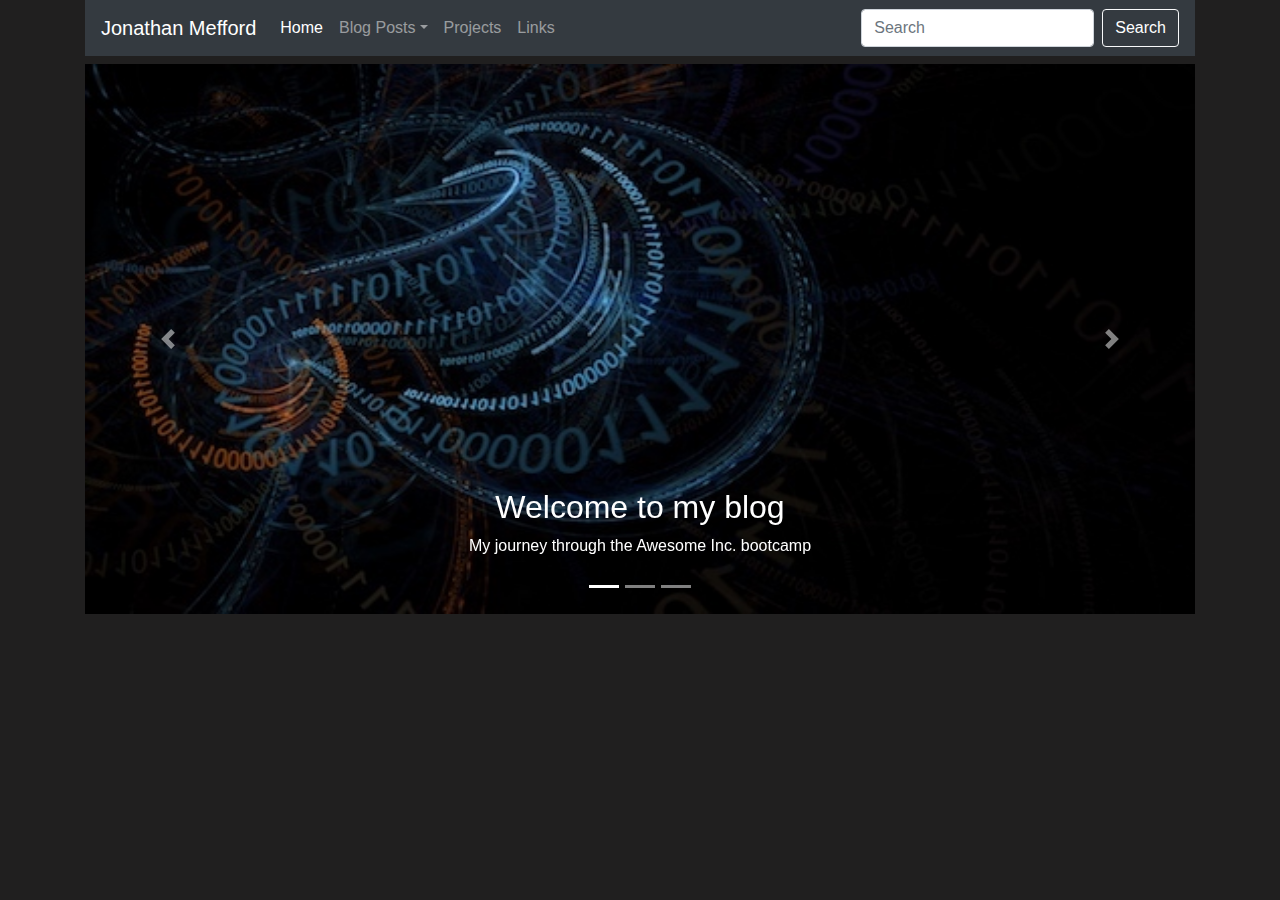
<file: index.html>
<!doctype html>
<html lang="en">

<head>
    <title>My Blog</title>
    <meta charset="utf-8">
    <meta name="viewport" content="width=device-width, initial-scale=1, shrink-to-fit=no">
    <link rel=“stylesheet” href=“https://use.fontawesome.com/releases/v5.7.0/css/all.css”
        integrity=“sha384-lZN37f5QGtY3VHgisS14W3ExzMWZxybE1SJSEsQp9S+oqd12jhcu+A56Ebc1zFSJ” crossorigin=“anonymous”>
    <link rel="stylesheet" href="https://stackpath.bootstrapcdn.com/bootstrap/4.3.1/css/bootstrap.min.css"
        integrity="sha384-ggOyR0iXCbMQv3Xipma34MD+dH/1fQ784/j6cY/iJTQUOhcWr7x9JvoRxT2MZw1T" crossorigin="anonymous">
    <link href="./CSS/style.css" rel="stylesheet">
</head>

<body>
    <header>
        <div class="container">
            <nav class="navbar navbar-expand-lg navbar-dark bg-dark">
                <a class="navbar-brand text-white">Jonathan Mefford</a>
                <button class="navbar-toggler" type="button" data-toggle="collapse"
                    data-target="#navbarSupportedContent" aria-controls="navbarSupportedContent" aria-expanded="false"
                    aria-label="Toggle navigation">
                    <span class="navbar-toggler-icon"></span>
                </button>
                <div class="collapse navbar-collapse" id="navbarSupportedContent">
                    <ul class="navbar-nav mr-auto">
                        <li class="nav-item active">
                            <a class="nav-link" href="#">Home</a>
                        </li>
                        <li class="nav-item dropdown">
                            <a class="nav-link dropdown-toggle" href="#" id="navbarDropdown" role="button"
                                data-toggle="dropdown" aria-haspopup="true" aria-expanded="false">Blog Posts</a>
                            <div class="dropdown-menu" aria-labelledby="navbarDropdown">
                                <a class="dropdown-item" href="prework.html">Pre-work</a>
                                <a class="dropdown-item" href="class.html">In Class</a>
                            </div>
                        <li class="nav-item">
                            <a class="nav-link" href="projects.html">Projects</a>
                        </li>
                        </li>
                        <li class="nav-item">
                            <a class="nav-link" href="links.html">Links</a>
                        </li>
                    </ul>
                    <form class="form-inline my-2 my-lg-0">
                        <input class="form-control mr-sm-2" type="search" placeholder="Search" aria-label="Search">
                        <button class="btn btn-outline-light text-white my-2 my-sm-0" type="submit">Search</button>
                    </form>
                </div>
            </nav>
        </div>
    </header>

    <div class="container">
        <div class="row py-2">
            <div class=col-12>
                <div id="carouselExampleCaptions" class="carousel slide" data-ride="carousel">
                    <ol class="carousel-indicators">
                        <li data-target="#carouselExampleCaptions" data-slide-to="0" class="active"></li>
                        <li data-target="#carouselExampleCaptions" data-slide-to="1"></li>
                        <li data-target="#carouselExampleCaptions" data-slide-to="2"></li>
                    </ol>
                    <div class="carousel-inner">
                        <div class="carousel-item active">
                            <img src="./images/wallpaper.jpg" class="d-block w-100" alt="...">
                            <div class="carousel-caption d-none d-md-block">
                                <h2>Welcome to my blog</h2>
                                <p>My journey through the Awesome Inc. bootcamp</p>
                            </div>
                        </div>
                        <div class="carousel-item">
                            <img src="./images/wallpaper2.jpg" class="d-block w-100" alt="...">
                            <div class="carousel-caption d-none d-md-block">
                                <h5></h5>
                                <p></p>
                            </div>
                        </div>
                        <div class="carousel-item">
                            <img src="./images/calm.jpg" class="d-block w-100" alt="...">
                            <div class="carousel-caption d-none d-md-block">
                                <h5></h5>
                                <p></p>
                            </div>
                        </div>
                    </div>
                    <a class="carousel-control-prev" href="#carouselExampleCaptions" role="button" data-slide="prev">
                        <span class="carousel-control-prev-icon" aria-hidden="true"></span>
                        <span class="sr-only">Previous</span>
                    </a>
                    <a class="carousel-control-next" href="#carouselExampleCaptions" role="button" data-slide="next">
                        <span class="carousel-control-next-icon" aria-hidden="true"></span>
                        <span class="sr-only">Next</span>
                    </a>
                </div>
            </div>
        </div>
    </div>







    <script src="https://code.jquery.com/jquery-3.3.1.slim.min.js"
        integrity="sha384-q8i/X+965DzO0rT7abK41JStQIAqVgRVzpbzo5smXKp4YfRvH+8abtTE1Pi6jizo"
        crossorigin="anonymous"></script>
    <script src="https://cdnjs.cloudflare.com/ajax/libs/popper.js/1.14.7/umd/popper.min.js"
        integrity="sha384-UO2eT0CpHqdSJQ6hJty5KVphtPhzWj9WO1clHTMGa3JDZwrnQq4sF86dIHNDz0W1"
        crossorigin="anonymous"></script>
    <script src="https://stackpath.bootstrapcdn.com/bootstrap/4.3.1/js/bootstrap.min.js"
        integrity="sha384-JjSmVgyd0p3pXB1rRibZUAYoIIy6OrQ6VrjIEaFf/nJGzIxFDsf4x0xIM+B07jRM"
        crossorigin="anonymous"></script>
</body>

</html>
</file>
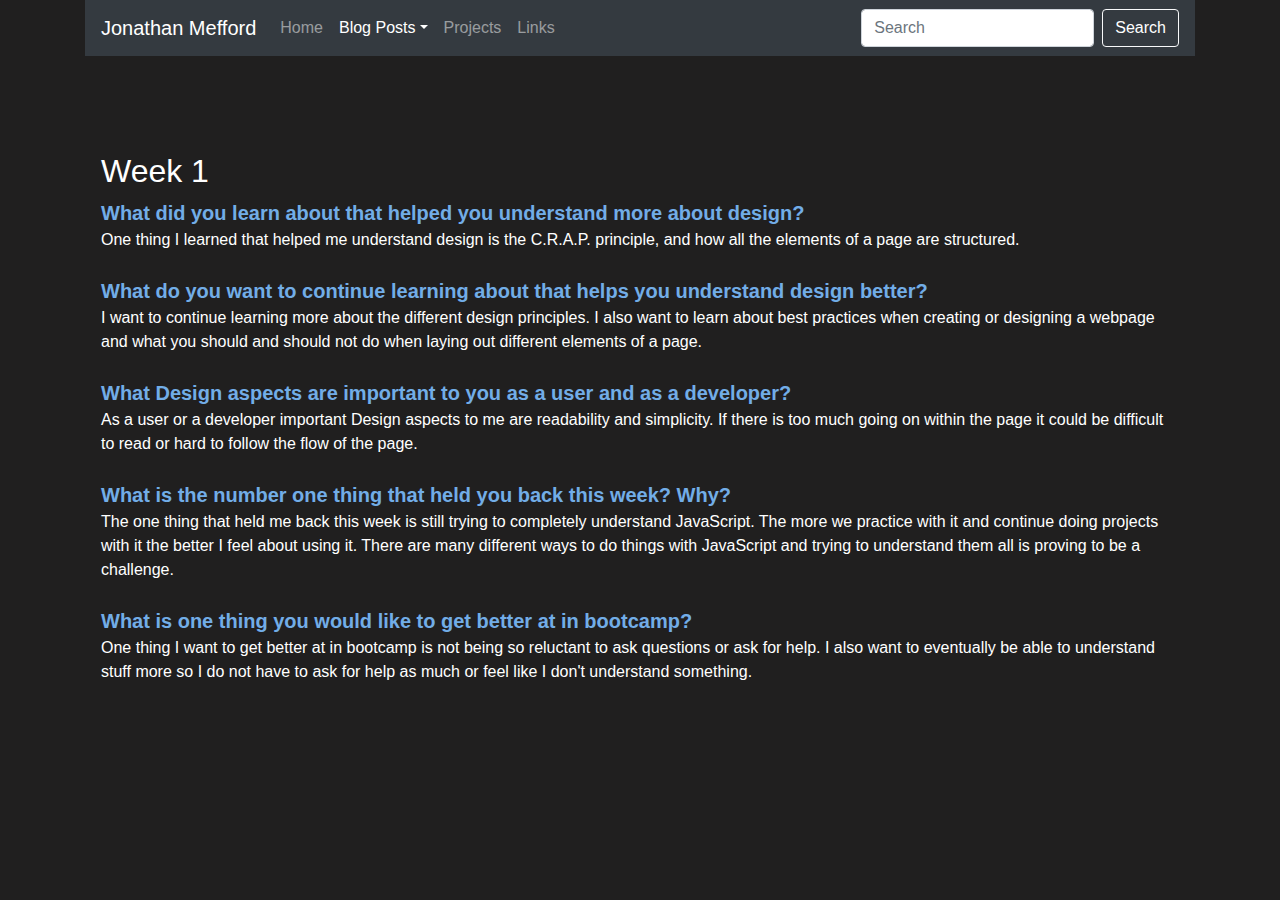
<file: class.html>
<!doctype html>
<html lang="en">

<head>
    <title>My Blog</title>
    <meta charset="utf-8">
    <meta name="viewport" content="width=device-width, initial-scale=1, shrink-to-fit=no">
    <link rel=“stylesheet” href=“https://use.fontawesome.com/releases/v5.7.0/css/all.css”
        integrity=“sha384-lZN37f5QGtY3VHgisS14W3ExzMWZxybE1SJSEsQp9S+oqd12jhcu+A56Ebc1zFSJ” crossorigin=“anonymous”>
    <link rel="stylesheet" href="https://stackpath.bootstrapcdn.com/bootstrap/4.3.1/css/bootstrap.min.css"
        integrity="sha384-ggOyR0iXCbMQv3Xipma34MD+dH/1fQ784/j6cY/iJTQUOhcWr7x9JvoRxT2MZw1T" crossorigin="anonymous">
    <link href="./CSS/style.css" rel="stylesheet">
</head>

<body>
    <header>
        <div class="container">
            <nav class="navbar navbar-expand-lg navbar-dark bg-dark">
                <a class="navbar-brand text-white">Jonathan Mefford</a>
                <button class="navbar-toggler" type="button" data-toggle="collapse"
                    data-target="#navbarSupportedContent" aria-controls="navbarSupportedContent" aria-expanded="false"
                    aria-label="Toggle navigation">
                    <span class="navbar-toggler-icon"></span>
                </button>
                <div class="collapse navbar-collapse" id="navbarSupportedContent">
                    <ul class="navbar-nav mr-auto">
                        <li class="nav-item">
                            <a class="nav-link" href="index.html">Home</a>
                        </li>
                        <li class="nav-item active dropdown">
                            <a class="nav-link dropdown-toggle" href="#" id="navbarDropdown" role="button"
                                data-toggle="dropdown" aria-haspopup="true" aria-expanded="false">Blog Posts</a>
                            <div class="dropdown-menu" aria-labelledby="navbarDropdown">
                                <a class="dropdown-item" href="prework.html">Pre-work</a>
                                <a class="dropdown-item" href="#">In Class</a>
                            </div>
                        <li class="nav-item">
                            <a class="nav-link" href="projects.html">Projects</a>
                        </li>
                        </li>
                        <li class="nav-item">
                            <a class="nav-link" href="links.html">Links</a>
                        </li>
                    </ul>
                    <form class="form-inline my-2 my-lg-0">
                        <input class="form-control mr-sm-2" type="search" placeholder="Search" aria-label="Search">
                        <button class="btn btn-outline-light text-white my-2 my-sm-0" type="submit">Search</button>
                    </form>
                </div>
            </nav>
        </div>
    </header>

    <main>
        <div class="container">
            <div class="row my-5 mx-auto">
                <div class="row text-white my-5 mx-3">
                    <h2>Week 1</h2>
                    <p>
                        <strong>What did you learn about that helped you understand more about design?</strong>
                        <br>
                        One thing I learned that helped me understand design is the C.R.A.P. principle, and how all the
                        elements of a page are structured.
                        <br>
                        <br>
                        <strong>What do you want to continue learning about that helps you understand design
                            better?</strong>
                        <br>
                        I want to continue learning more about the different design principles. I also want to learn
                        about
                        best practices when creating or designing a webpage
                        and what you should and should not do when laying out different elements of a page.
                        <br>
                        <br>
                        <strong>What Design aspects are important to you as a user and as a developer?</strong>
                        <br>
                        As a user or a developer important Design aspects to me are readability and simplicity. If there
                        is
                        too much going on within the page it could be
                        difficult to read or hard to follow the flow of the page.
                        <br>
                        <br>
                        <strong>What is the number one thing that held you back this week? Why?</strong>
                        <br>
                        The one thing that held me back this week is still trying to completely understand JavaScript.
                        The
                        more we practice with it and continue
                        doing projects with it the better I feel about using it. There are many different ways to do
                        things
                        with JavaScript and trying to understand them all is proving
                        to be a challenge.
                        <br>
                        <br>
                        <strong>What is one thing you would like to get better at in bootcamp?</strong>
                        <br>
                        One thing I want to get better at in bootcamp is not being so reluctant to ask questions or ask
                        for
                        help. I also want to eventually be able to
                        understand stuff more so I do not have to ask for help as much or feel like I don't
                        understand something.
                    </p>
                </div>
            </div>
        </div>
    </main>







    <script src="https://code.jquery.com/jquery-3.3.1.slim.min.js"
        integrity="sha384-q8i/X+965DzO0rT7abK41JStQIAqVgRVzpbzo5smXKp4YfRvH+8abtTE1Pi6jizo"
        crossorigin="anonymous"></script>
    <script src="https://cdnjs.cloudflare.com/ajax/libs/popper.js/1.14.7/umd/popper.min.js"
        integrity="sha384-UO2eT0CpHqdSJQ6hJty5KVphtPhzWj9WO1clHTMGa3JDZwrnQq4sF86dIHNDz0W1"
        crossorigin="anonymous"></script>
    <script src="https://stackpath.bootstrapcdn.com/bootstrap/4.3.1/js/bootstrap.min.js"
        integrity="sha384-JjSmVgyd0p3pXB1rRibZUAYoIIy6OrQ6VrjIEaFf/nJGzIxFDsf4x0xIM+B07jRM"
        crossorigin="anonymous"></script>
</body>

</html>
</file>
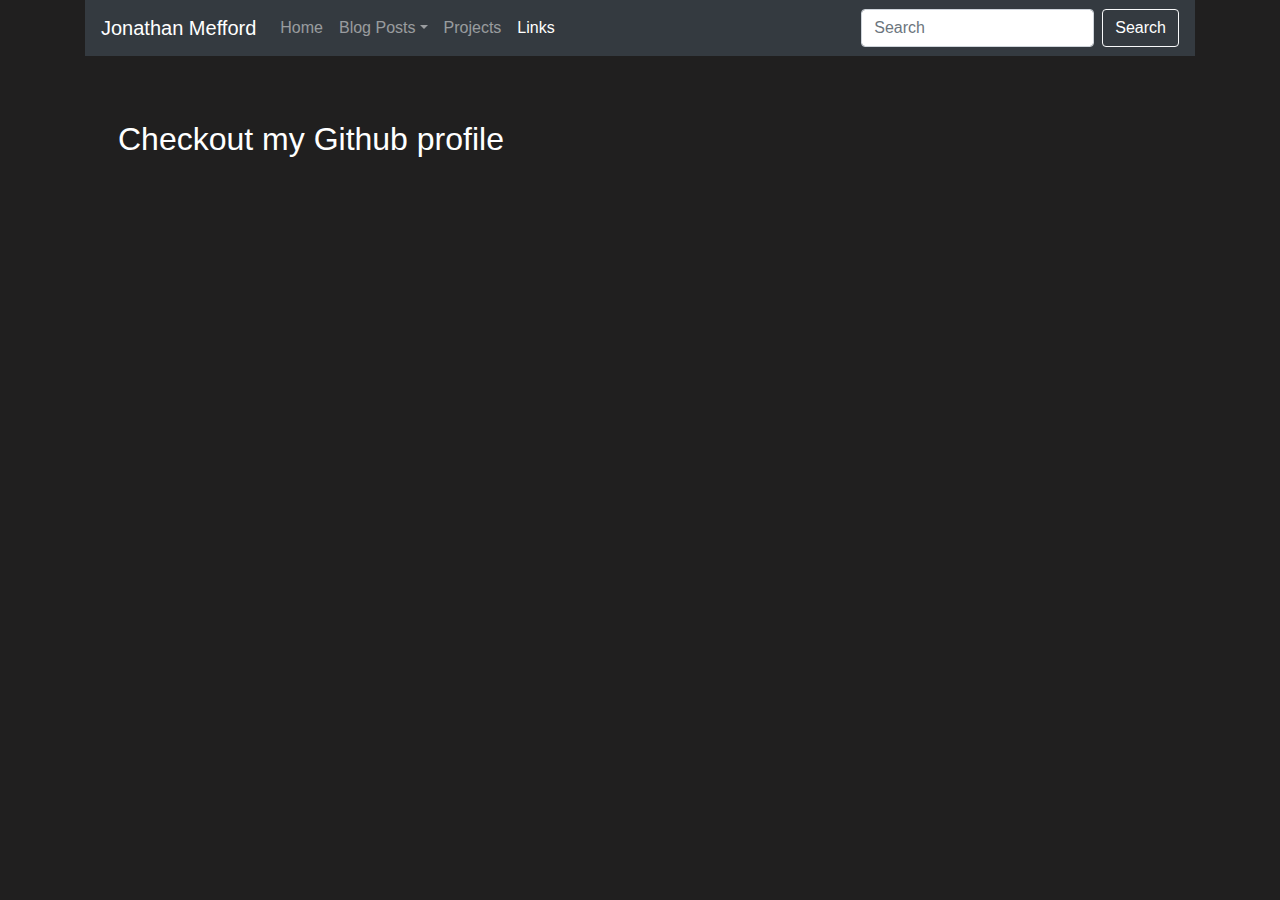
<file: links.html>
<!doctype html>
<html lang="en">

<head>
    <title>My Blog</title>
    <meta charset="utf-8">
    <meta name="viewport" content="width=device-width, initial-scale=1, shrink-to-fit=no">
    <link rel=“stylesheet” href=“https://use.fontawesome.com/releases/v5.7.0/css/all.css”
        integrity=“sha384-lZN37f5QGtY3VHgisS14W3ExzMWZxybE1SJSEsQp9S+oqd12jhcu+A56Ebc1zFSJ” crossorigin=“anonymous”>
    <link rel="stylesheet" href="https://stackpath.bootstrapcdn.com/bootstrap/4.3.1/css/bootstrap.min.css"
        integrity="sha384-ggOyR0iXCbMQv3Xipma34MD+dH/1fQ784/j6cY/iJTQUOhcWr7x9JvoRxT2MZw1T" crossorigin="anonymous">
    <link href="./CSS/style.css" rel="stylesheet">
</head>

<body>
    <header>
        <div class="container">
            <nav class="navbar navbar-expand-lg navbar-dark bg-dark">
                <a class="navbar-brand text-white">Jonathan Mefford</a>
                <button class="navbar-toggler" type="button" data-toggle="collapse"
                    data-target="#navbarSupportedContent" aria-controls="navbarSupportedContent" aria-expanded="false"
                    aria-label="Toggle navigation">
                    <span class="navbar-toggler-icon"></span>
                </button>
                <div class="collapse navbar-collapse" id="navbarSupportedContent">
                    <ul class="navbar-nav mr-auto">
                        <li class="nav-item">
                            <a class="nav-link" href="index.html">Home</a>
                        </li>
                        <li class="nav-item dropdown">
                            <a class="nav-link dropdown-toggle" href="#" id="navbarDropdown" role="button"
                                data-toggle="dropdown" aria-haspopup="true" aria-expanded="false">Blog Posts</a>
                            <div class="dropdown-menu" aria-labelledby="navbarDropdown">
                                <a class="dropdown-item" href="prework.html">Pre-work</a>
                                <a class="dropdown-item" href="class.html">In Class</a>
                            </div>
                        <li class="nav-item">
                            <a class="nav-link" href="projects.html">Projects</a>
                        </li>
                        </li>
                        <li class="nav-item active">
                            <a class="nav-link" href="#">Links</a>
                        </li>
                    </ul>
                    <form class="form-inline my-2 my-lg-0">
                        <input class="form-control mr-sm-2" type="search" placeholder="Search" aria-label="Search">
                        <button class="btn btn-outline-light text-white my-2 my-sm-0" type="submit">Search</button>
                    </form>
                </div>
            </nav>
        </div>
    </header>

    <main>
        <div class="container">
            <div class="row text-white my-3">
                <div class="row my-5">
                    <div class="col mx-5">
                        <h2>Checkout my Github profile</h2>
                        <i class="fab fa-github-square"></i>
                    </div>
                </div>
            </div>
        </div>
    </main>







    <script src="https://code.jquery.com/jquery-3.3.1.slim.min.js"
        integrity="sha384-q8i/X+965DzO0rT7abK41JStQIAqVgRVzpbzo5smXKp4YfRvH+8abtTE1Pi6jizo"
        crossorigin="anonymous"></script>
    <script src="https://cdnjs.cloudflare.com/ajax/libs/popper.js/1.14.7/umd/popper.min.js"
        integrity="sha384-UO2eT0CpHqdSJQ6hJty5KVphtPhzWj9WO1clHTMGa3JDZwrnQq4sF86dIHNDz0W1"
        crossorigin="anonymous"></script>
    <script src="https://stackpath.bootstrapcdn.com/bootstrap/4.3.1/js/bootstrap.min.js"
        integrity="sha384-JjSmVgyd0p3pXB1rRibZUAYoIIy6OrQ6VrjIEaFf/nJGzIxFDsf4x0xIM+B07jRM"
        crossorigin="anonymous"></script>
</body>

</html>
</file>
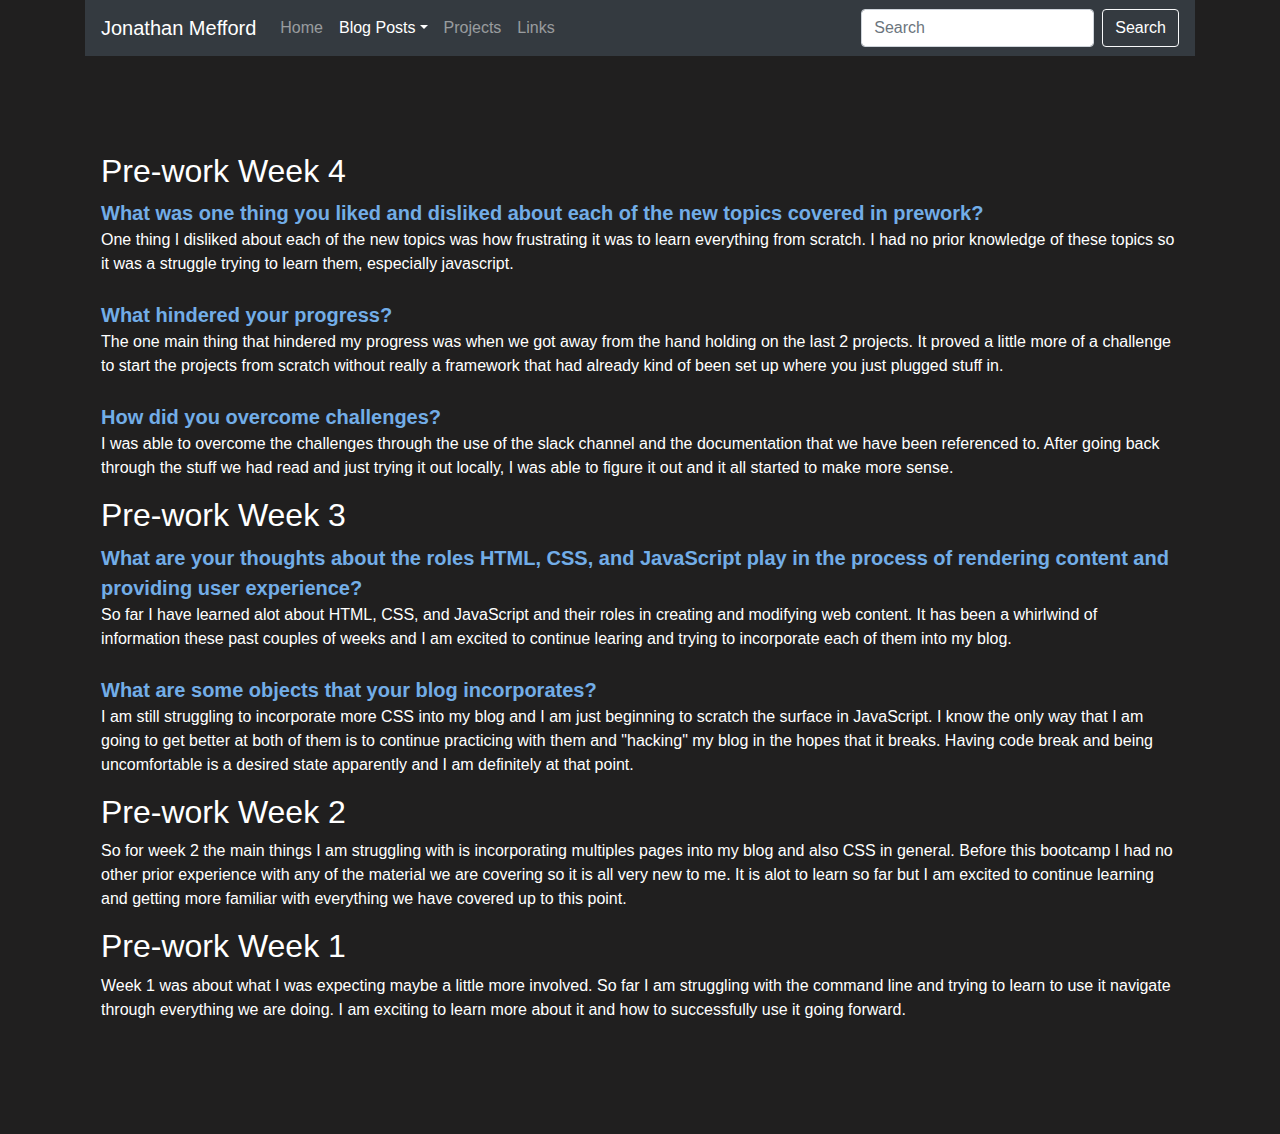
<file: prework.html>
<!doctype html>
<html lang="en">

<head>
    <title>My Blog</title>
    <meta charset="utf-8">
    <meta name="viewport" content="width=device-width, initial-scale=1, shrink-to-fit=no">
    <link rel=“stylesheet” href=“https://use.fontawesome.com/releases/v5.7.0/css/all.css”
        integrity=“sha384-lZN37f5QGtY3VHgisS14W3ExzMWZxybE1SJSEsQp9S+oqd12jhcu+A56Ebc1zFSJ” crossorigin=“anonymous”>
    <link rel="stylesheet" href="https://stackpath.bootstrapcdn.com/bootstrap/4.3.1/css/bootstrap.min.css"
        integrity="sha384-ggOyR0iXCbMQv3Xipma34MD+dH/1fQ784/j6cY/iJTQUOhcWr7x9JvoRxT2MZw1T" crossorigin="anonymous">
    <link href="./CSS/style.css" rel="stylesheet">
</head>

<body>
    <header>
        <div class="container">
            <nav class="navbar navbar-expand-lg navbar-dark bg-dark">
                <a class="navbar-brand text-white">Jonathan Mefford</a>
                <button class="navbar-toggler" type="button" data-toggle="collapse"
                    data-target="#navbarSupportedContent" aria-controls="navbarSupportedContent" aria-expanded="false"
                    aria-label="Toggle navigation">
                    <span class="navbar-toggler-icon"></span>
                </button>
                <div class="collapse navbar-collapse" id="navbarSupportedContent">
                    <ul class="navbar-nav mr-auto">
                        <li class="nav-item">
                            <a class="nav-link" href="index.html">Home</a>
                        </li>
                        <li class="nav-item active dropdown">
                            <a class="nav-link dropdown-toggle" href="#" id="navbarDropdown" role="button"
                                data-toggle="dropdown" aria-haspopup="true" aria-expanded="false">Blog Posts</a>
                            <div class="dropdown-menu" aria-labelledby="navbarDropdown">
                                <a class="dropdown-item" href="#">Pre-work</a>
                                <a class="dropdown-item" href="class.html">In Class</a>
                            </div>
                        <li class="nav-item">
                            <a class="nav-link" href="projects.html">Projects</a>
                        </li>
                        </li>
                        <li class="nav-item">
                            <a class="nav-link" href="links.html">Links</a>
                        </li>
                    </ul>
                    <form class="form-inline my-2 my-lg-0">
                        <input class="form-control mr-sm-2" type="search" placeholder="Search" aria-label="Search">
                        <button class="btn btn-outline-light text-white my-2 my-sm-0" type="submit">Search</button>
                    </form>
                </div>
            </nav>
        </div>
    </header>

    <main>
        <div class="container">
            <div class="row my-5 mx-auto">
                <div class="row text-white my-5 mx-3">
                    <h2>Pre-work Week 4</h2>
                    <p>
                        <strong>What was one thing you liked and disliked about each of the new topics covered in
                            prework?</strong>
                        <br>
                        One thing I disliked about each of the new topics was how frustrating it was to learn everything
                        from
                        scratch. I had no prior knowledge of these
                        topics so it was a struggle trying to learn them, especially javascript.
                        <br>
                        <br>
                        <strong>What hindered your progress?</strong>
                        <br>
                        The one main thing that hindered my progress was when we got away from the hand holding on the
                        last
                        2
                        projects. It proved a little more of a challenge
                        to start the projects from scratch without really a framework that had already kind of been set
                        up
                        where
                        you just plugged stuff in.
                        <br>
                        <br>
                        <strong>How did you overcome challenges?</strong>
                        <br>
                        I was able to overcome the challenges through the use of the slack channel and the documentation
                        that we
                        have been referenced to. After going back through the stuff we had read
                        and just trying it out locally, I was able to figure it out and it all started to make more
                        sense.
                    </p>

                    <h2>Pre-work Week 3</h2>
                    <p>
                        <strong>What are your thoughts about the roles HTML, CSS, and JavaScript play in the process of
                            rendering content and providing user experience?</strong>
                        <br>
                        So far I have learned alot about HTML, CSS, and JavaScript and their roles in creating and
                        modifying
                        web
                        content. It has been a whirlwind of information these past couples of weeks and I am excited to
                        continue
                        learing
                        and trying to incorporate each of them into my blog.
                        <br>
                        <br>
                        <strong>What are some objects that your blog incorporates?</strong>
                        <br>
                        I am still struggling to incorporate more CSS into my blog and I am just beginning to scratch
                        the
                        surface in JavaScript. I know the only way that I am going to get better at both of them is to
                        continue
                        practicing with them and "hacking" my blog in the hopes that it breaks. Having code break and
                        being
                        uncomfortable is a desired state apparently and I am definitely at that point.
                    </p>

                    <h2>Pre-work Week 2</h2>
                    <p>
                        So for week 2 the main things I am struggling with is incorporating multiples pages into my blog
                        and
                        also CSS in general.
                        Before this bootcamp I had no other prior experience with any of the material we are covering so
                        it
                        is
                        all very new to me.
                        It is alot to learn so far but I am excited to continue learning and getting more familiar with
                        everything we have covered up to this point.
                    </p>

                    <h2>Pre-work Week 1</h2>
                    <p>
                        Week 1 was about what I was expecting maybe a little more involved. So far I am struggling with
                        the
                        command line and trying to learn to use it navigate through
                        everything we are doing. I am exciting to learn more about it and how to successfully use it
                        going
                        forward.
                    </p>
                </div>
            </div>
        </div>
    </main>







    <script src="https://code.jquery.com/jquery-3.3.1.slim.min.js"
        integrity="sha384-q8i/X+965DzO0rT7abK41JStQIAqVgRVzpbzo5smXKp4YfRvH+8abtTE1Pi6jizo"
        crossorigin="anonymous"></script>
    <script src="https://cdnjs.cloudflare.com/ajax/libs/popper.js/1.14.7/umd/popper.min.js"
        integrity="sha384-UO2eT0CpHqdSJQ6hJty5KVphtPhzWj9WO1clHTMGa3JDZwrnQq4sF86dIHNDz0W1"
        crossorigin="anonymous"></script>
    <script src="https://stackpath.bootstrapcdn.com/bootstrap/4.3.1/js/bootstrap.min.js"
        integrity="sha384-JjSmVgyd0p3pXB1rRibZUAYoIIy6OrQ6VrjIEaFf/nJGzIxFDsf4x0xIM+B07jRM"
        crossorigin="anonymous"></script>
</body>

</html>
</file>
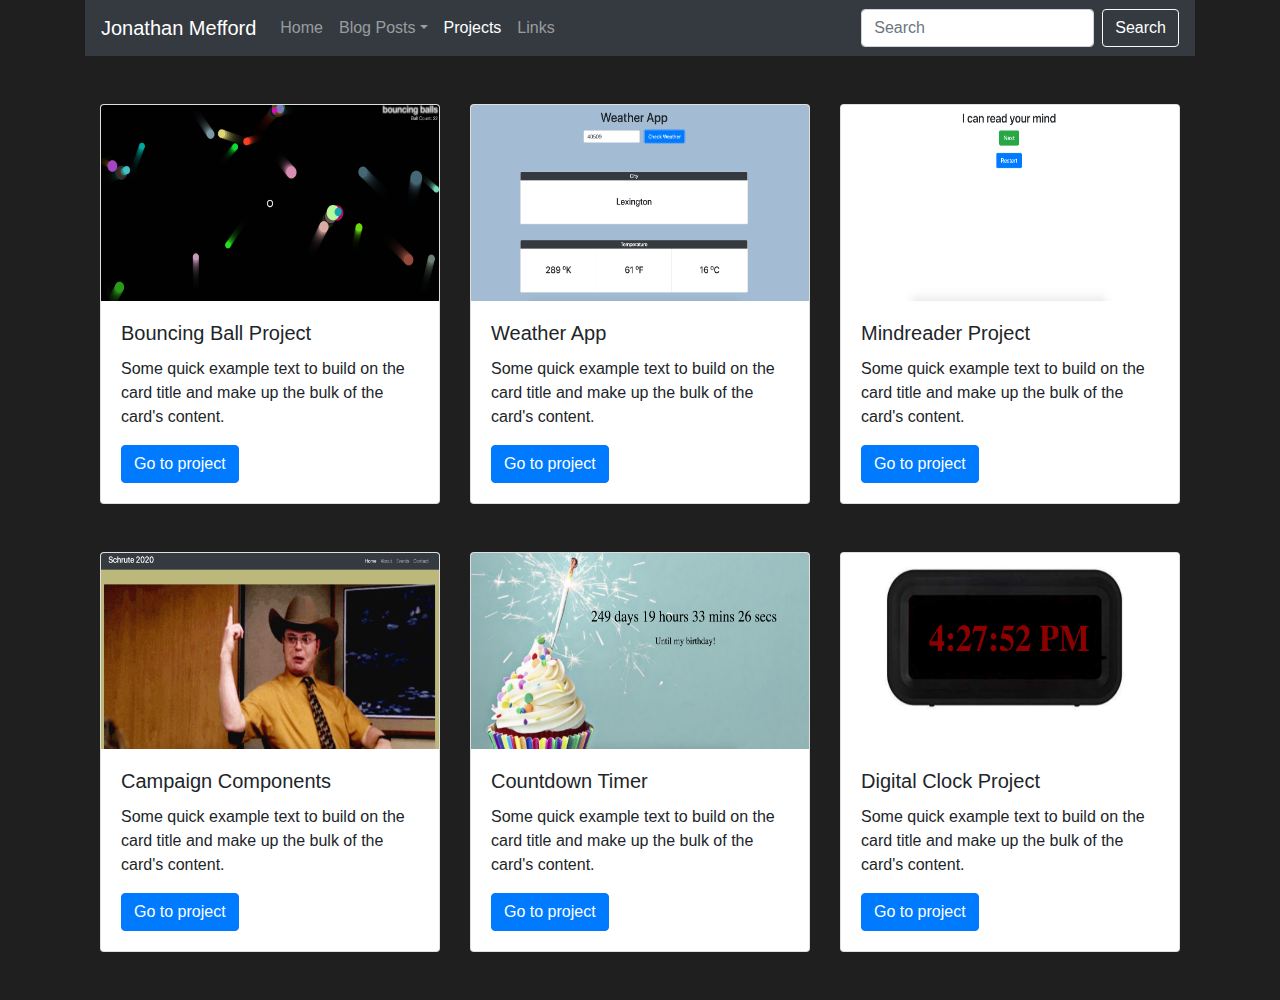
<file: projects.html>
<!doctype html>
<html lang="en">

<head>
    <title>My Blog</title>
    <meta charset="utf-8">
    <meta name="viewport" content="width=device-width, initial-scale=1, shrink-to-fit=no">
    <link rel=“stylesheet” href=“https://use.fontawesome.com/releases/v5.7.0/css/all.css” integrity=“sha384-lZN37f5QGtY3VHgisS14W3ExzMWZxybE1SJSEsQp9S+oqd12jhcu+A56Ebc1zFSJ” crossorigin=“anonymous”>
    <link rel="stylesheet" href="https://stackpath.bootstrapcdn.com/bootstrap/4.3.1/css/bootstrap.min.css"
        integrity="sha384-ggOyR0iXCbMQv3Xipma34MD+dH/1fQ784/j6cY/iJTQUOhcWr7x9JvoRxT2MZw1T" crossorigin="anonymous">
    <link href="./CSS/style.css" rel="stylesheet">
</head>

<body>
    <header>
        <div class="container">
            <nav class="navbar navbar-expand-lg navbar-dark bg-dark">
                <a class="navbar-brand text-white">Jonathan Mefford</a>
                <button class="navbar-toggler" type="button" data-toggle="collapse"
                    data-target="#navbarSupportedContent" aria-controls="navbarSupportedContent" aria-expanded="false"
                    aria-label="Toggle navigation">
                    <span class="navbar-toggler-icon"></span>
                </button>
                <div class="collapse navbar-collapse" id="navbarSupportedContent">
                    <ul class="navbar-nav mr-auto">
                        <li class="nav-item">
                            <a class="nav-link" href="index.html">Home</a>
                        </li>
                        <li class="nav-item dropdown">
                            <a class="nav-link dropdown-toggle" href="#" id="navbarDropdown" role="button"
                                data-toggle="dropdown" aria-haspopup="true" aria-expanded="false">Blog Posts</a>
                            <div class="dropdown-menu" aria-labelledby="navbarDropdown">
                                <a class="dropdown-item" href="prework.html">Pre-work</a>
                                <a class="dropdown-item" href="class.html">In Class</a>
                            </div>
                        <li class="nav-item active">
                            <a class="nav-link" href="#">Projects</a>
                        </li>
                        </li>
                        <li class="nav-item">
                            <a class="nav-link" href="links.html">Links</a>
                        </li>
                    </ul>
                    <form class="form-inline my-2 my-lg-0">
                        <input class="form-control mr-sm-2" type="search" placeholder="Search" aria-label="Search">
                        <button class="btn btn-outline-light text-white my-2 my-sm-0" type="submit">Search</button>
                    </form>
                </div>
            </nav>
        </div>
    </header>

    <div class="container">
        <div class="row my-5 mx-auto">
            <div class="col-4">
                <div class="card">
                    <img src="./images/ball.png" class="card-img-top" alt="bouncing ball project">
                    <div class="card-body">
                        <h5 class="card-title">Bouncing Ball Project</h5>
                        <p class="card-text">Some quick example text to build on the card title and make up the bulk of
                            the
                            card's content.</p>
                        <a href="https://jonathandmefford.github.io/bouncing-ball/" target="_blank"
                            class="btn btn-primary">Go to project</a>
                    </div>
                </div>
            </div>
            <div class="col-4">
                <div class="card">
                    <img src="./images/weather.png" class="card-img-top" alt="weather app">
                    <div class="card-body">
                        <h5 class="card-title">Weather App</h5>
                        <p class="card-text">Some quick example text to build on the card title and make up the bulk of
                            the
                            card's content.</p>
                        <a href="https://jonathandmefford.github.io/weather-app/" target="_blank"
                            class="btn btn-primary">Go to project</a>
                    </div>
                </div>
            </div>
            <div class="col-4">
                <div class="card">
                    <img src="./images/mindreader.png" class="card-img-top" alt="mindreader project">
                    <div class="card-body">
                        <h5 class="card-title">Mindreader Project</h5>
                        <p class="card-text">Some quick example text to build on the card title and make up the bulk of
                            the card's content.</p>
                        <a href="https://jonathandmefford.github.io/mind-reader/" target="_blank"
                            class="btn btn-primary">Go to project</a>
                    </div>
                </div>
            </div>
        </div>
        <div class="row my-5 mx-auto">
            <div class="col-4">
                <div class="card">
                    <img src="./images/campaign.png" class="card-img-top" alt="campaign components">
                    <div class="card-body">
                        <h5 class="card-title">Campaign Components</h5>
                        <p class="card-text">Some quick example text to build on the card title and make up the bulk of
                            the card's content.</p>
                        <a href="https://jonathandmefford.github.io/campaign-components/" target="_blank"
                            class="btn btn-primary">Go to project</a>
                    </div>
                </div>
            </div>
            <div class="col-4">
                <div class="card">
                    <img src="./images/timer.png" class="card-img-top" alt="countdown timer">
                    <div class="card-body">
                        <h5 class="card-title">Countdown Timer</h5>
                        <p class="card-text">Some quick example text to build on the card title and make up the bulk of
                            the card's content.</p>
                        <a href="https://jonathandmefford.github.io/countdown-timer/" target="_blank"
                            class="btn btn-primary">Go to project</a>
                    </div>
                </div>
            </div>
            <div class="col-4">
                <div class="card">
                    <img src="./images/clock.png" class="card-img-top" alt="digital clock">
                    <div class="card-body">
                        <h5 class="card-title">Digital Clock Project</h5>
                        <p class="card-text">Some quick example text to build on the card title and make up the bulk of
                            the card's content.</p>
                        <a href="https://jonathandmefford.github.io/digital-clock/" blank="_blank"
                            class="btn btn-primary">Go to project</a>
                    </div>
                </div>
            </div>
        </div>
    </div>







    <script src="https://code.jquery.com/jquery-3.3.1.slim.min.js"
        integrity="sha384-q8i/X+965DzO0rT7abK41JStQIAqVgRVzpbzo5smXKp4YfRvH+8abtTE1Pi6jizo"
        crossorigin="anonymous"></script>
    <script src="https://cdnjs.cloudflare.com/ajax/libs/popper.js/1.14.7/umd/popper.min.js"
        integrity="sha384-UO2eT0CpHqdSJQ6hJty5KVphtPhzWj9WO1clHTMGa3JDZwrnQq4sF86dIHNDz0W1"
        crossorigin="anonymous"></script>
    <script src="https://stackpath.bootstrapcdn.com/bootstrap/4.3.1/js/bootstrap.min.js"
        integrity="sha384-JjSmVgyd0p3pXB1rRibZUAYoIIy6OrQ6VrjIEaFf/nJGzIxFDsf4x0xIM+B07jRM"
        crossorigin="anonymous"></script>
</body>

</html>
</file>
<file: CSS/style.css>
html, body {
    background-color: rgb(32, 31, 31);
}

.card {
    height: 400px;
}

.card-img-top {
    height: 200px;
}

.carousel-item {
    height: 550px;
}

.carousel-item img {
    height: 100%;
    width: 100%;
}

strong {
    color: rgb(114, 173, 231);
    font-size: 20px;
}

.btn-outline-light:hover {
    background-color: rgb(37, 179, 171)
}
</file>
